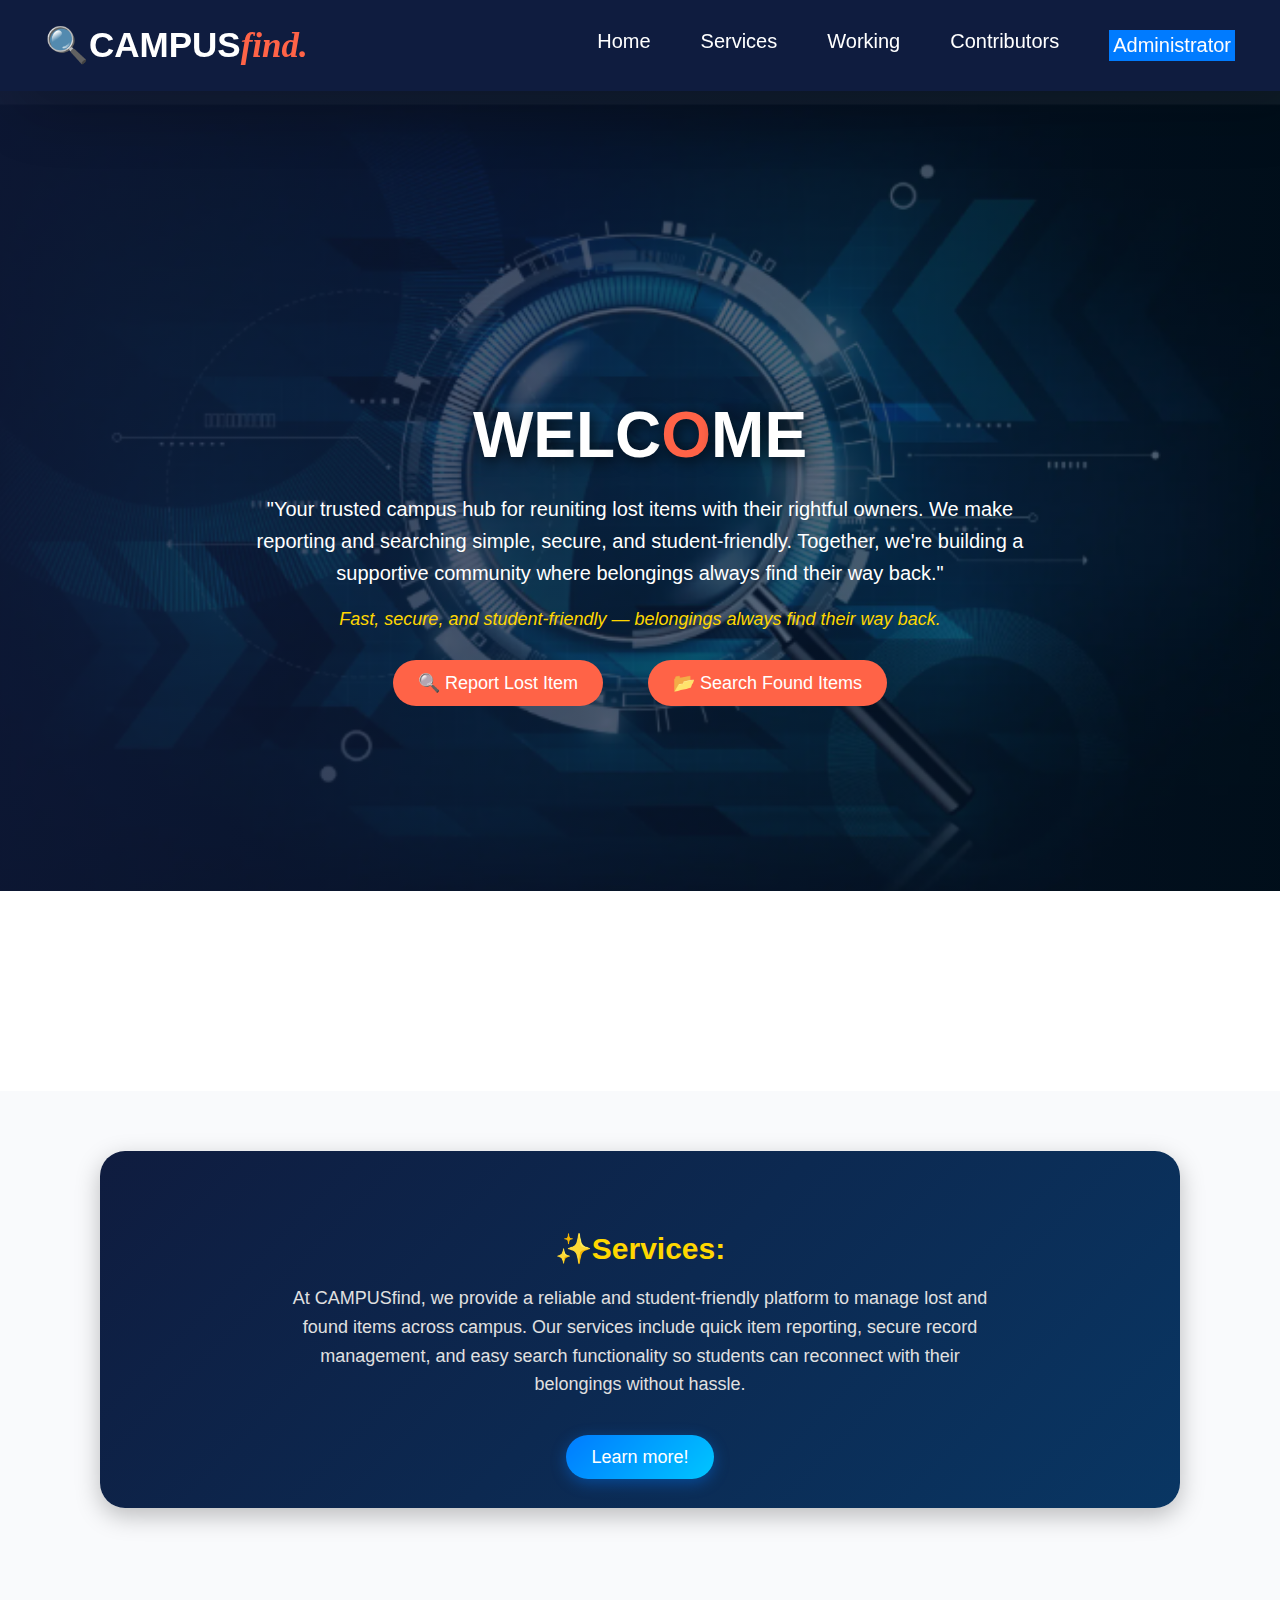
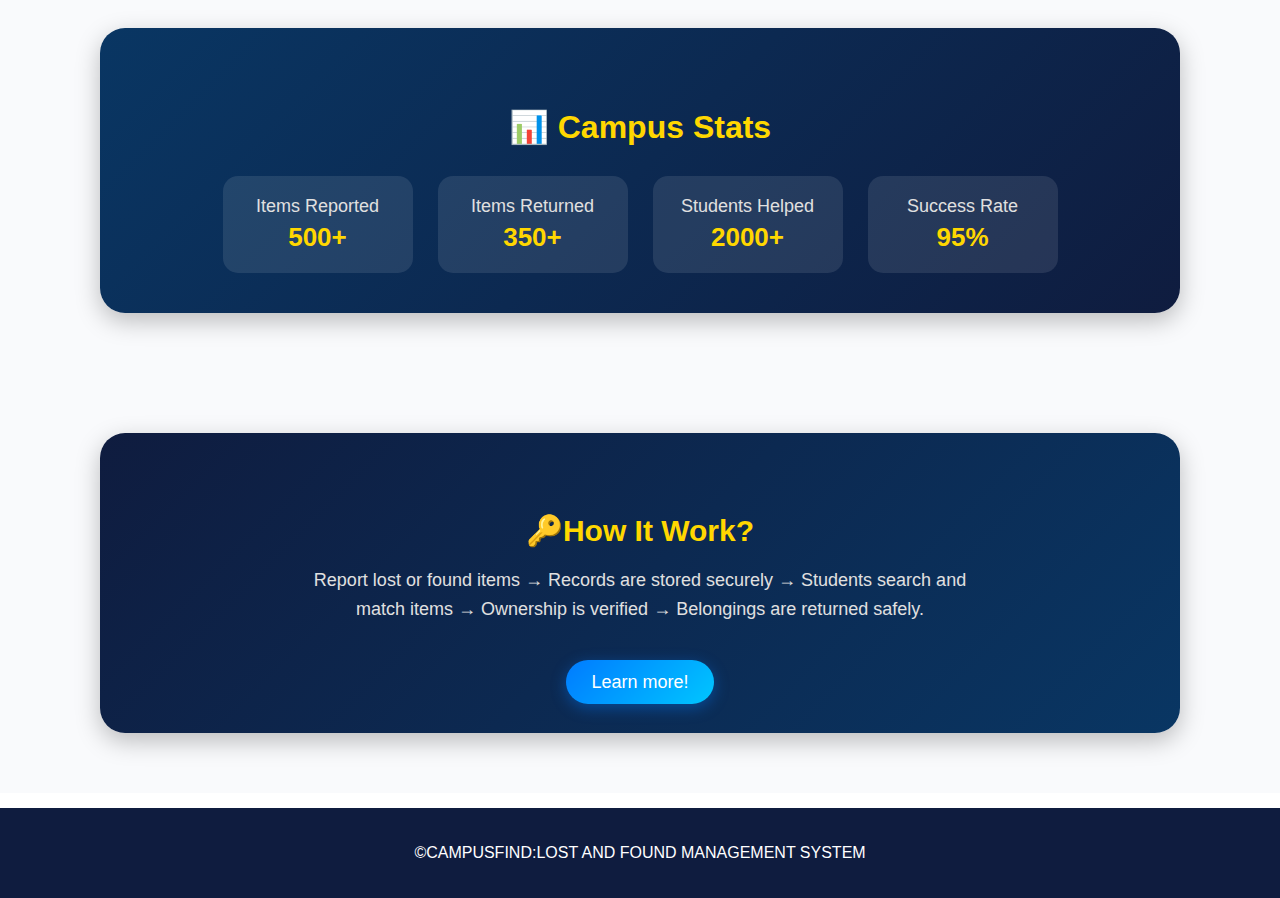
<file: index.html>
<!DOCTYPE html>
<html lang="en">
<head>
  <meta charset="UTF-8" />
  <meta name="viewport" content="width=device-width, initial-scale=1.0" />
  <title>CAMPUSfind</title>
  <link rel="stylesheet" href="./style.css">
</head>
<script>
  function toggleMenu() {
    document.getElementById("navLinks").classList.toggle("active");
  }
</script>

<body>
  <header class="navbar">
  <div class="logo" style="color: white;">
    🔍CAMPUS<i style="font-family: serif; color: tomato;">find.</i>
  </div>

  
  <div class="hamburger" onclick="toggleMenu()">☰</div>

  <nav class="nav-links" id="navLinks">
    <a href="./index.html" >Home</a>
    <a href="./services.html" target="_blank">Services</a>
    <a href="./working.html" target="_blank">Working</a>
    <a href="./contributors.html" target="_blank">Contributors</a>
    <button style="background-color: #007BFF; border-style: none;padding: 4px;  ">
      <a href="./admin.html" target="_blank" style="color: rgb(255, 253, 253);">Administrator</a>
    </button>
  </nav>
</header>

<section class="hero-section">
  <div class="hero-bg"></div>

  <div class="welcome-overlay">
    <h1>
      <span>W</span><span>E</span><span>L</span><span>C</span><span style="color: tomato;">O</span><span>M</span><span>E</span>
    </h1>

    <p class="hero-tagline">
      "Your trusted campus hub for reuniting lost items with their rightful owners. We make reporting and searching simple, secure, and student-friendly. Together, we're building a supportive community where belongings always find their way back."
    </p>
    <p class="hero-subline">
      Fast, secure, and student‑friendly — belongings always find their way back.
    </p>

    <div class="cta-btn">
      <a href="./lost.html">🔍 Report Lost Item</a>
      <a href="./found.html" class="secondary-btn">📂 Search Found Items</a>
    </div>
  </div>
</section>



<section class="services-section">
  <div class="services-card">
    
    <div class="services-content">
      <h2>✨Services:</h2>
      <p>
        At CAMPUSfind, we provide a reliable and student-friendly platform to manage
        lost and found items across campus. Our services include quick item reporting,
        secure record management, and easy search functionality so students can
        reconnect with their belongings without hassle.
      </p>
    </div>

    <div class="services-btn">
      <a href="./services.html">Learn more!</a>
    </div>
  </div>

</section>
<section class="stats-section">
  <div class="stats-card">
    
    <div class="stats-content">
      <h2>📊 Campus Stats</h2>
      <div class="stats-list">
        <div class="stat-row">
          <span class="stat-label">Items Reported</span>
          <span class="stat-value">500+</span>
        </div>
        <div class="stat-row">
          <span class="stat-label">Items Returned</span>
          <span class="stat-value">350+</span>
        </div>
        <div class="stat-row">
          <span class="stat-label">Students Helped</span>
          <span class="stat-value">2000+</span>
        </div>
        <div class="stat-row">
          <span class="stat-label">Success Rate</span>
          <span class="stat-value">95%</span>
        </div>
      </div>
    </div>

  </div>
</section>
<section class="services-section">
  <div class="services-card">
    
    <div class="services-content">
      <h2>🔑How It Work?</h2>
      <p>
        Report lost or found items → Records are stored securely → Students search and match items → Ownership is verified → Belongings are returned safely.
      </p>
    </div>
    <div class="services-btn">
      <a href="./working.html">Learn more!</a>
    </div>
  </div>
</section>
<footer>
    <p>&copy;CAMPUSFIND:LOST AND FOUND MANAGEMENT SYSTEM</p>
</footer>
</body>
</html>
</file>
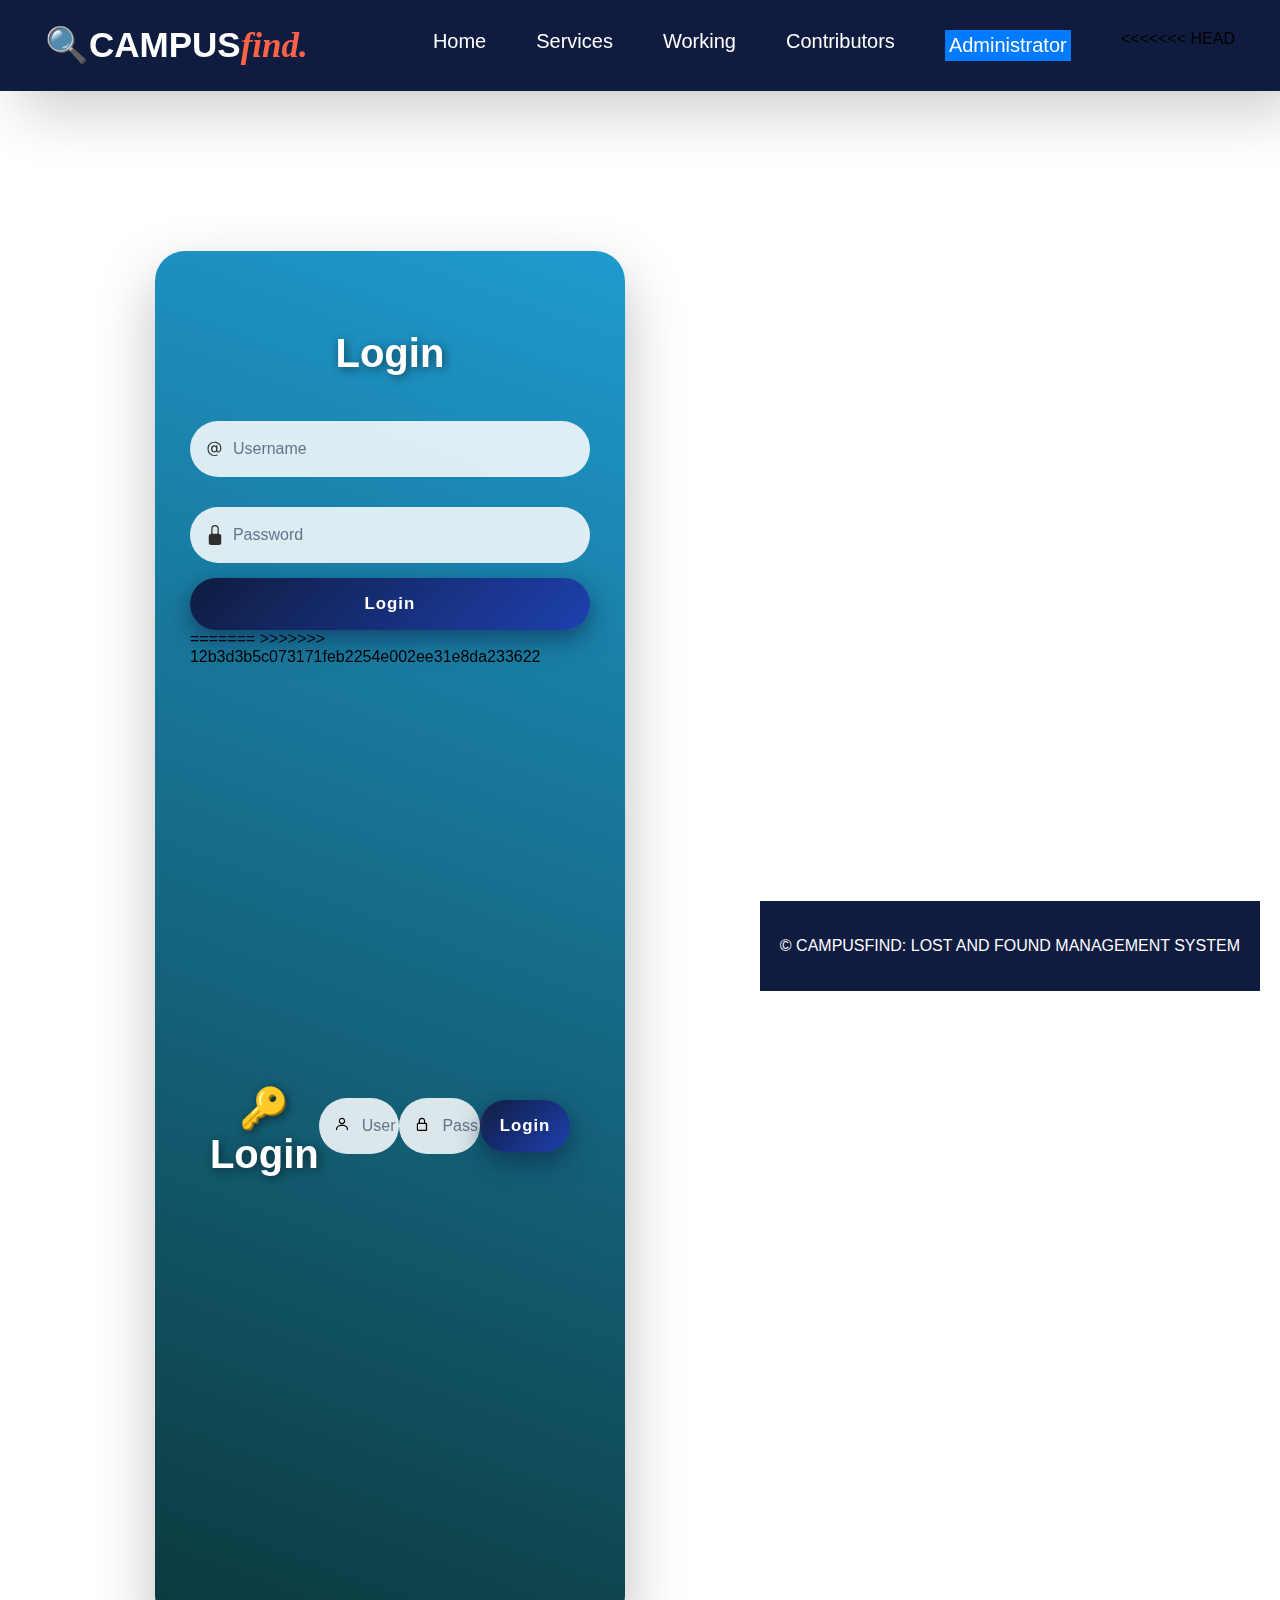
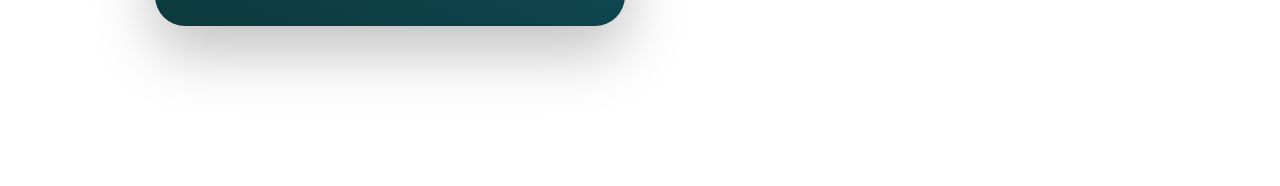
<file: admin.html>
<!DOCTYPE html>
<html lang="en">
<head>
  <meta charset="UTF-8" />
  <meta name="viewport" content="width=device-width, initial-scale=1.0" />
  <title>CAMPUSfind</title>
  <link rel="stylesheet" href="./admin.css">
  <!-- Boxicons CDN -->
  <link href='https://cdn.jsdelivr.net/npm/boxicons@2.1.4/css/boxicons.min.css' rel='stylesheet'>
</head>
<body>
  <!-- Navbar -->
  <header class="navbar">
    <div class="logo" style="color: white;">
      🔍CAMPUS<i style="font-family: serif; color: tomato;">find.</i>
    </div>
    <div class="hamburger" onclick="toggleMenu()">☰</div>
    <nav class="nav-links" id="navLinks">
      <a href="./index.html">Home</a>
      <a href="./services.html" target="_blank">Services</a>
      <a href="./working.html" target="_blank">Working</a>
      <a href="./contributors.html" target="_blank">Contributors</a>
      <button style="background-color: #007BFF; border-style: none;padding: 4px;  ">
      <a href="./admin.html"  style="color: rgb(255, 253, 253);">Administrator</a>
    </button>
<<<<<<< HEAD
  </nav>
</header>
<div class="main-div">
  <form class="form_main" action="./home_admin.html" method="post">
    <p class="heading">Login</p>
    <div class="inputContainer">
        <svg viewBox="0 0 16 16" fill="#2e2e2e" height="16" width="16" xmlns="http://www.w3.org/2000/svg" class="inputIcon">
        <path d="M13.106 7.222c0-2.967-2.249-5.032-5.482-5.032-3.35 0-5.646 2.318-5.646 5.702 0 3.493 2.235 5.708 5.762 5.708.862 0 1.689-.123 2.304-.335v-.862c-.43.199-1.354.328-2.29.328-2.926 0-4.813-1.88-4.813-4.798 0-2.844 1.921-4.881 4.594-4.881 2.735 0 4.608 1.688 4.608 4.156 0 1.682-.554 2.769-1.416 2.769-.492 0-.772-.28-.772-.76V5.206H8.923v.834h-.11c-.266-.595-.881-.964-1.6-.964-1.4 0-2.378 1.162-2.378 2.823 0 1.737.957 2.906 2.379 2.906.8 0 1.415-.39 1.709-1.087h.11c.081.67.703 1.148 1.503 1.148 1.572 0 2.57-1.415 2.57-3.643zm-7.177.704c0-1.197.54-1.907 1.456-1.907.93 0 1.524.738 1.524 1.907S8.308 9.84 7.371 9.84c-.895 0-1.442-.725-1.442-1.914z"></path>
        </svg>
    <input required placeholder="Username" id="username" class="inputField" type="text">
    </div>  
  <div class="inputContainer">
    <svg viewBox="0 0 16 16" fill="#2e2e2e" height="16" width="16" xmlns="http://www.w3.org/2000/svg" class="inputIcon">
    <path d="M8 1a2 2 0 0 1 2 2v4H6V3a2 2 0 0 1 2-2zm3 6V3a3 3 0 0 0-6 0v4a2 2 0 0 0-2 2v5a2 2 0 0 0 2 2h6a2 2 0 0 0 2-2V9a2 2 0 0 0-2-2z"></path>
    </svg>
    <input required placeholder="Password" id="password" class="inputField" type="password">
  </div>
   <a href="./home_admin.html"> <button id="button">Login</button></a>
=======
    </nav>
  </header>
>>>>>>> 12b3d3b5c073171feb2254e002ee31e8da233622

  <!-- Login Form -->
  <div class="main-div">
    <form class="form_main" action="./home_admin.html" method="post">
      <p class="heading">🔑Login</p>
      <!-- <p style="color: white; text-align: center;">"To access the admin panel you have to 
        <br>enter your valid Email and Password 
        <br>that was alloted to you"</p> -->

      <!-- Username -->
      <div class="inputContainer">
        <i class='bx bx-user inputIcon'></i>
        <input required placeholder="Username" id="username" class="inputField" type="text">
      </div>

      <!-- Password -->
      <div class="inputContainer">
        <i class='bx bx-lock-alt inputIcon'></i>
        <input required placeholder="Password" id="password" class="inputField" type="password">
      </div>

      <!-- Submit Button -->
      <button id="button" type="submit">Login</button>
    </form>
  </div>

  <!-- Footer -->
  <footer>
    <p>&copy; CAMPUSFIND: LOST AND FOUND MANAGEMENT SYSTEM</p>
  </footer>

  <!-- Script -->
  <script>
    function toggleMenu() {
      document.getElementById("navLinks").classList.toggle("active");
    }
  </script>
</body>
</html>
</file>
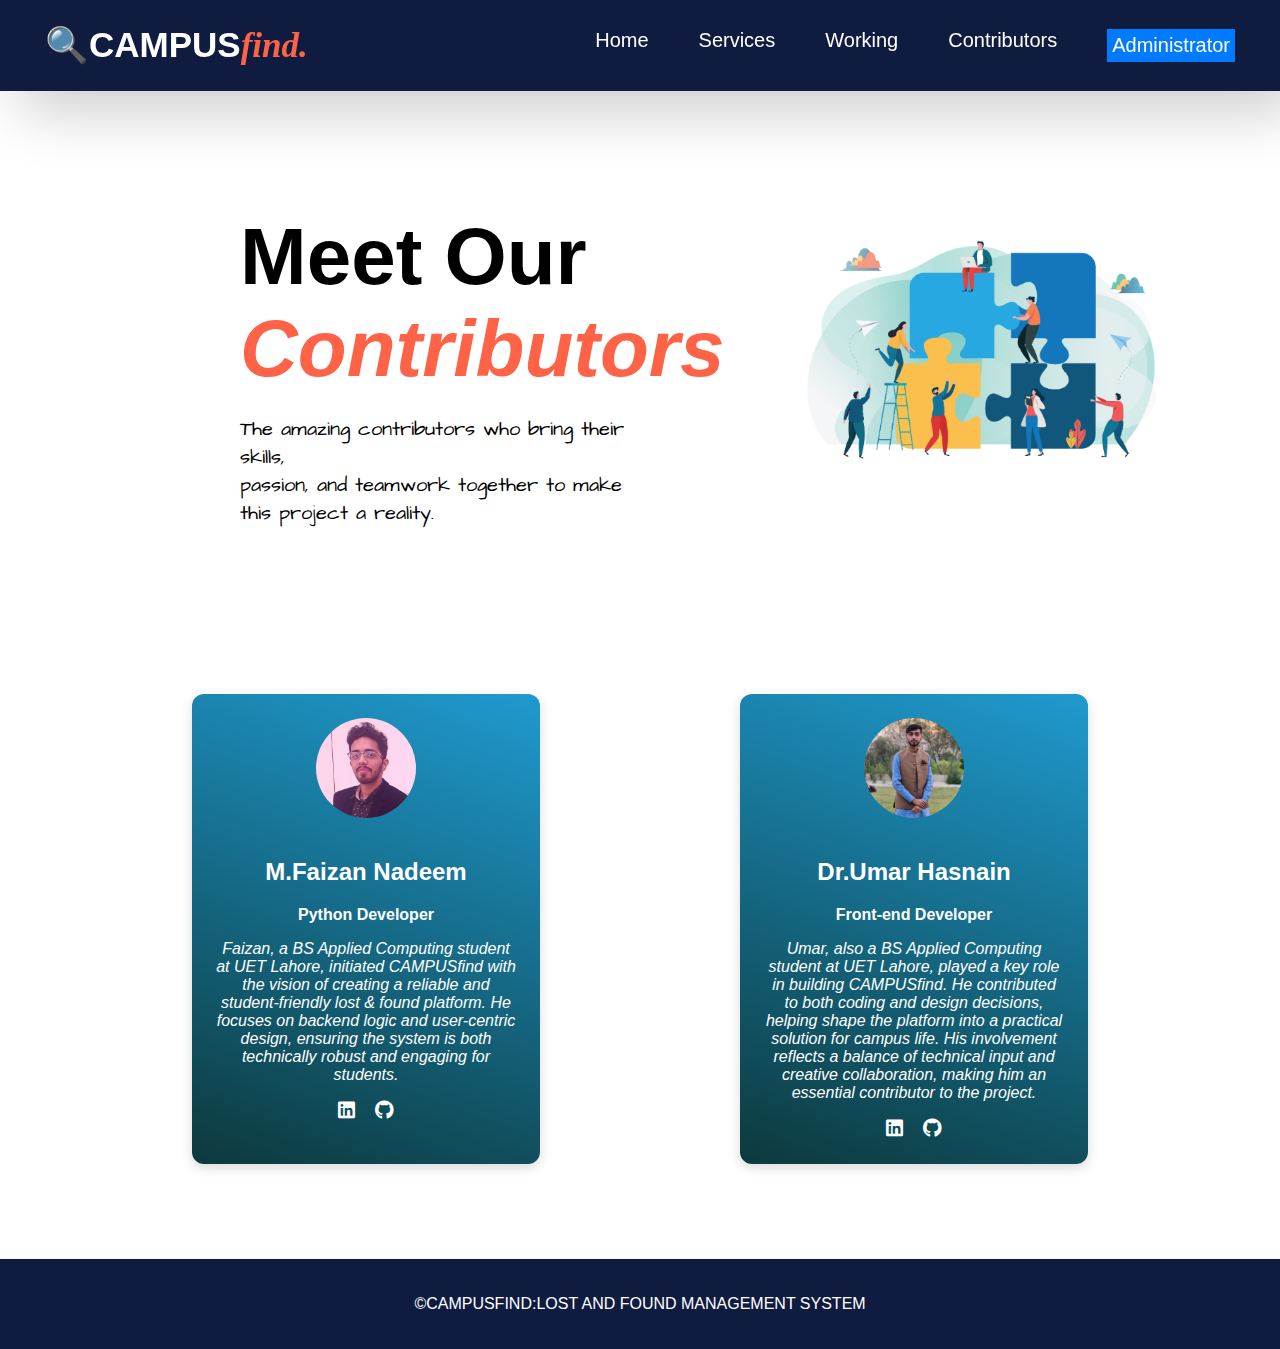
<file: contributors.html>
<!DOCTYPE html>
<html lang="en">
<head>
  <meta charset="UTF-8" />
  <meta name="viewport" content="width=device-width, initial-scale=1.0" />
  <title>CAMPUSfind</title>
  <link rel="stylesheet" href="./contributors.css">
  <link rel="stylesheet" href="https://cdnjs.cloudflare.com/ajax/libs/font-awesome/6.5.0/css/all.min.css">

<link rel="preconnect" href="https://fonts.googleapis.com">
<link rel="preconnect" href="https://fonts.gstatic.com" crossorigin>
<link href="https://fonts.googleapis.com/css2?family=Annie+Use+Your+Telescope&family=Architects+Daughter&display=swap" rel="stylesheet">

</head>
<style>
  
</style>
<script>
  function toggleMenu() {
    document.getElementById("navLinks").classList.toggle("active");
  }
</script>

<body>
  <header class="navbar">
  <div class="logo" style="color: white;">
    🔍CAMPUS<i style="font-family: serif; color: tomato;">find.</i>
  </div>

  <!-- Hamburger icon goes here -->
  <div class="hamburger" onclick="toggleMenu()">☰</div>

  <nav class="nav-links" id="navLinks">
    <a href="./index.html" >Home</a>
    <a href="./services.html" target="_blank">Services</a>
    <a href="./working.html" target="_blank">Working</a>
    <a href="./contributors.html" >Contributors</a>
    <button style="background-color: #007BFF; border-style: none;padding: 5px;  ">
      <a href="./admin.html" target="_blank" style="color: rgb(255, 253, 253);">Administrator</a>
    </button>
  </nav>
</header>
<section class="hero-section">
  <div class="hero-text">
    <h1>Meet Our <br><i style="color:tomato; text-decoration: wavy;"> Contributors</i></h1>
    <p>The amazing contributors who bring their skills,<br>passion, and teamwork together to make<br> this project a reality.</p>
  </div>

  <div class="hero-image">
    <img src="./team.png" alt="contributors">
  </div>
</section>
<section class="contributors">
  <div class="contributor-card">
    <img src="./faizan.jpeg" alt="Faizan's profile illustration" />
    <h2>M.Faizan Nadeem</h2>
    <p class="role">Python Developer</p>
    <p class="tagline">Faizan, a BS Applied Computing student at UET Lahore, initiated CAMPUSfind with the vision of creating a reliable and student‑friendly lost & found platform. He focuses on backend logic and user-centric design, ensuring the system is both technically robust and engaging for students.</p>
    <div class="social-icons">
      <a href="https://www.linkedin.com/in/faizan-nadeem-f5602/" target="_blank"><i class="fab fa-linkedin"></i></a>
      <a href="https://github.com/faizan5602" target="_blank"><i class="fab fa-github"></i></a>
      
    </div>
  </div>

  <div class="contributor-card">
    <img src="./dr.jpeg" alt="Second contributor illustration" />
    <h2>Dr.Umar Hasnain</h2>
    <p class="role">Front-end Developer</p>
    <p class="tagline">Umar, also a BS Applied Computing student at UET Lahore, played a key role in building CAMPUSfind. He contributed to both coding and design decisions, helping shape the platform into a practical solution for campus life. His involvement reflects a balance of technical input and creative collaboration, making him an essential contributor to the project.</p>
    <div class="social-icons">
      <a href="https://www.linkedin.com/in/umar-sheikh-54a0063a2?utm_source=share&utm_campaign=share_via&utm_content=profile&utm_medium=android_app" target="_blank"><i class="fab fa-linkedin"></i></a>
      <a href="https://github.com/umarsheikh6262-sketch" target="_blank"><i class="fab fa-github"></i></a>
      
    </div>
  </div>
</section>



<footer>
    <p>&copy;CAMPUSFIND:LOST AND FOUND MANAGEMENT SYSTEM</p>
</footer>
</body>
</html>
</file>
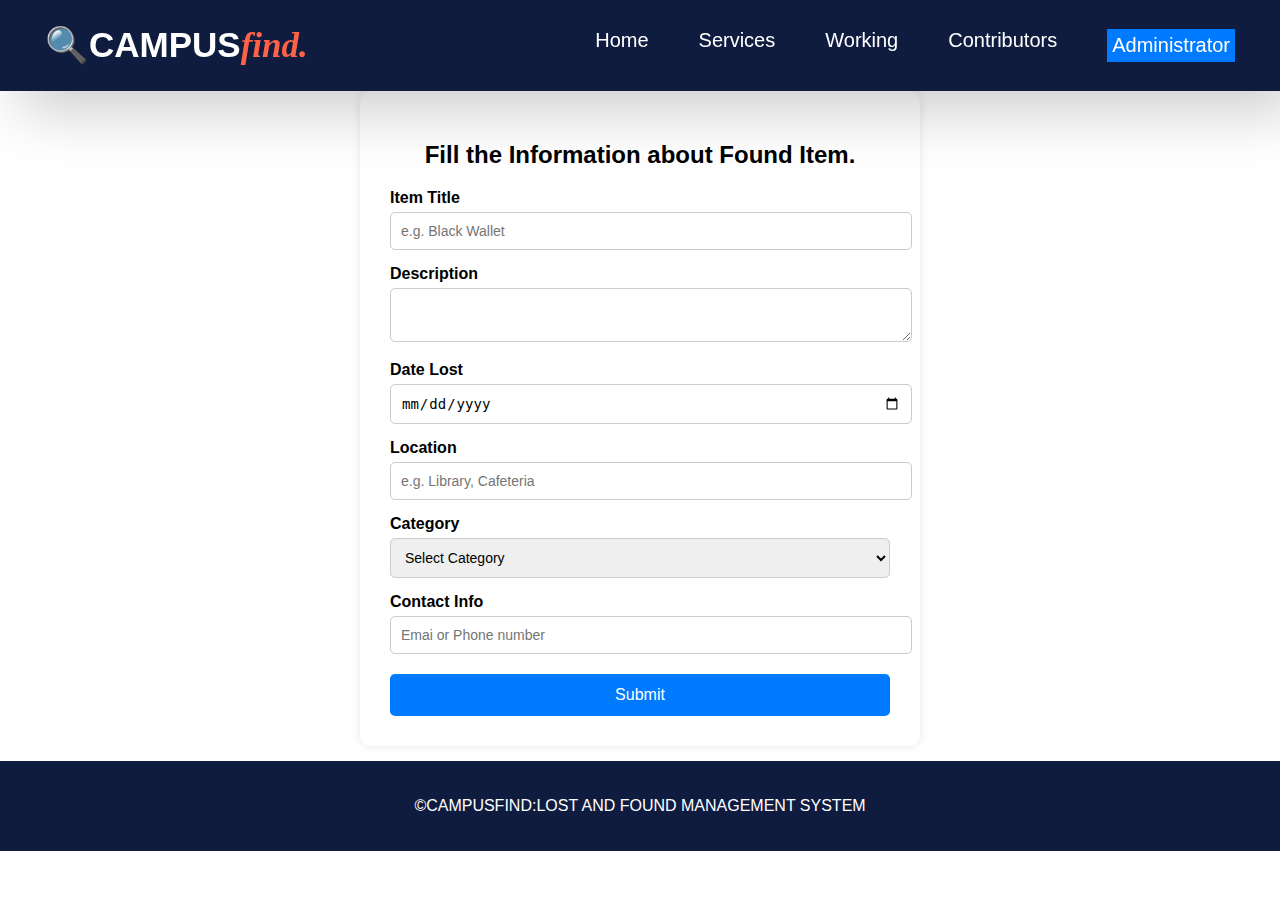
<file: found.html>
<!DOCTYPE html>
<html lang="en">
<head>
  <meta charset="UTF-8" />
  <meta name="viewport" content="width=device-width, initial-scale=1.0" />
  <title>CAMPUSfind</title>
  <link rel="stylesheet" href="./found.css">
</head>
<style>
  
</style>
<script>
  function toggleMenu() {
    document.getElementById("navLinks").classList.toggle("active");
  }
</script>

<body>
  <header class="navbar">
  <div class="logo" style="color: white;">
    🔍CAMPUS<i style="font-family: serif; color: tomato;">find.</i>
  </div>

  <!-- Hamburger icon goes here -->
  <div class="hamburger" onclick="toggleMenu()">☰</div>

  <nav class="nav-links" id="navLinks">
    <a href="./index.html" >Home</a>
    <a href="./services.html" target="_blank">Services</a>
    <a href="./working.html" target="_blank">Working</a>
    <a href="./contributors.html" target="_blank">Contributors</a>
    <button style="background-color: #007BFF; border-style: none;padding: 5px;  ">
      <a href="./admin.html" target="_blank" style="color: rgb(255, 253, 253);">Administrator</a>
    </button>
  </nav>
</header>



<div class="form-container"> <h2>Fill the Information about Found Item.</h2> 
    <form action="./submit.html" method="post">
         <label for="title">Item Title</label> 
         <input required type="text" id="title" name="title" placeholder="e.g. Black Wallet">
          <label for="description">Description</label>
          <textarea required id="description" name="description" placeholder="Describe the item...">
          </textarea> 
          <label for="date">Date Lost</label> 
          <input required type="date" id="date" name="date"> 
          <label for="location">Location</label>
          <input required type="text" id="location" name="location" placeholder="e.g. Library, Cafeteria">
          <label for="category">Category</label> 
          <select required id="category" name="category"> 
                <option value="">Select Category</option> 
                <option value="electronics">Electronics</option> 
                <option value="clothing">Clothing</option> 
                <option value="documents">Documents</option> 
                <option value="accessories">Accessories</option>
                <option value="other">Other</option> 
          </select> 
          <label for="contact">Contact Info</label>
          <input required type="text" id="contact" name="contact" placeholder="Emai or Phone number">
          <a href="./submit.html" style="text-decoration: none;">
  <button type="submit" class="submit-btn">Submit</button>
</a>

        </form> 
        </div>



<footer>
    <p>&copy;CAMPUSFIND:LOST AND FOUND MANAGEMENT SYSTEM</p>
</footer>
</body>
</html>
</file>
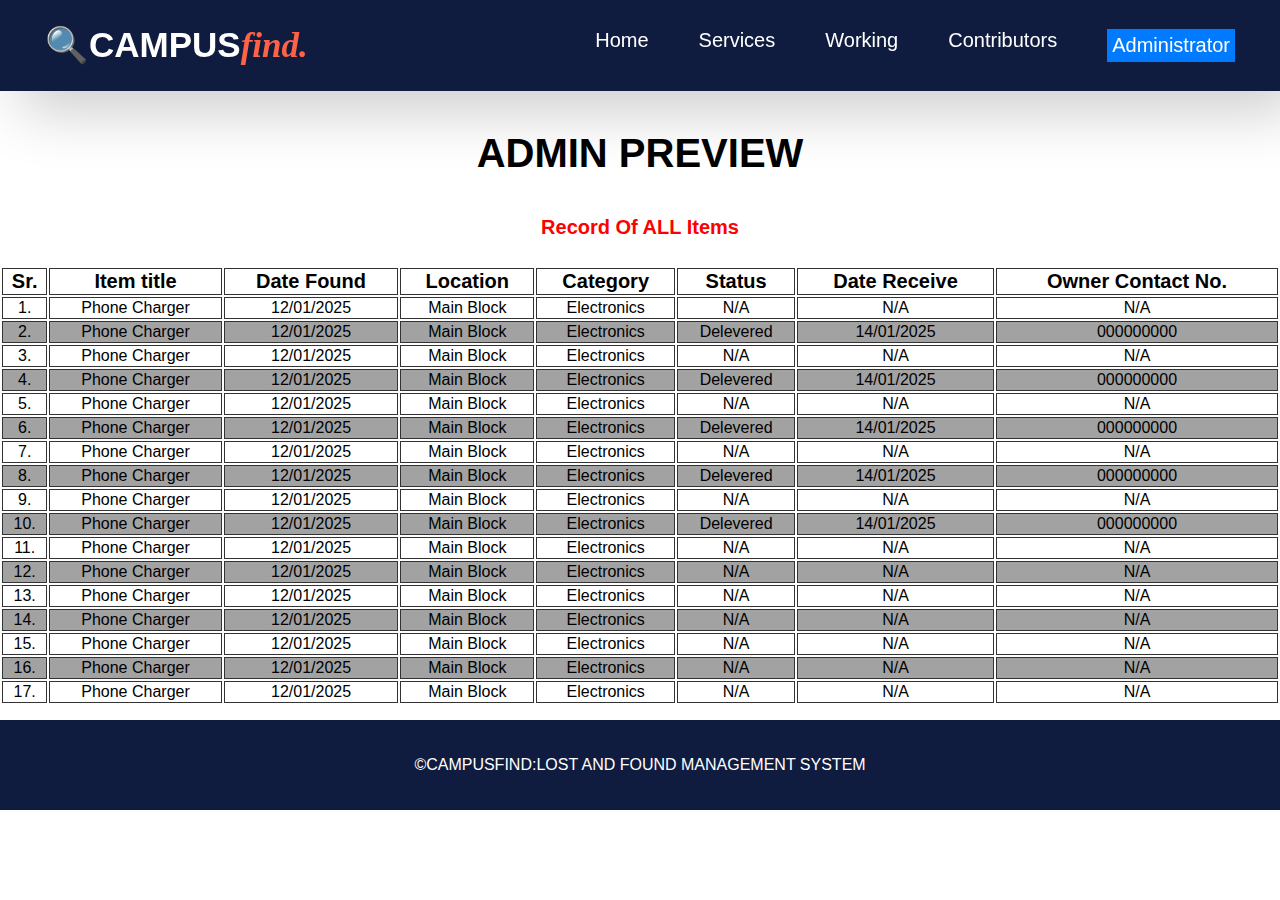
<file: home_admin.html>
<!DOCTYPE html>
<html lang="en">
<head>
  <meta charset="UTF-8" />
  <meta name="viewport" content="width=device-width, initial-scale=1.0" />
  <title>CAMPUSfind</title>
  <link rel="stylesheet" href="./home_admin.css">
</head>
<style>
  
</style>
<script>
  function toggleMenu() {
    document.getElementById("navLinks").classList.toggle("active");
  }
</script>

<body>
  <header class="navbar">
  <div class="logo" style="color: white;">
    🔍CAMPUS<i style="font-family: serif; color: tomato;">find.</i>
  </div>
  <div class="hamburger" onclick="toggleMenu()">☰</div>

  <nav class="nav-links" id="navLinks">
    <a href="./index.html" >Home</a>
    <a href="./services.html" target="_blank">Services</a>
    <a href="./working.html" target="_blank">Working</a>
    <a href="./contributors.html" target="_blank">Contributors</a>
    <button style="background-color: #007BFF; border-style: none;padding: 5px;  ">
      <a href="./admin.html"  style="color: rgb(255, 253, 253);">Administrator</a>
    </button>
  </nav>
</header>

<h3 style="text-align: center; font-size: 40px;">ADMIN PREVIEW</h3>
    <h4 style="color:red; text-align: center; font-size: 20px;"> Record Of ALL Items</h4>

<table style="width: 100%;">
        <thead>
            <tr>
                <th>Sr.</th>
                <th>Item title</th>
                <th>Date Found</th>
                <th>Location</th>
                <th>Category</th>
                <th>Status</th>
                <th>Date Receive</th>
                <th>Owner Contact No.</th>
            </tr>
        </thead>
        <tbody>
            <tr>
                <td>1.</td>
                <td>Phone Charger</td>
                <td>12/01/2025</td>
                <td>Main Block</td>
                <td>Electronics</td>
                <td>N/A</td>
                <td>N/A</td>
                <td>N/A</td>
            </tr>
            <tr>
                <td>2.</td>
                <td>Phone Charger</td>
                <td>12/01/2025</td>
                <td>Main Block</td>
                <td>Electronics</td>
                <td>Delevered</td>
                <td>14/01/2025</td>
                <td>000000000</td>
            </tr>
            <tr>
                <td>3.</td>
                <td>Phone Charger</td>
                <td>12/01/2025</td>
                <td>Main Block</td>
                <td>Electronics</td>
                <td>N/A</td>
                <td>N/A</td>
                <td>N/A</td>
            </tr>
            <tr>
               <td>4.</td>
                <td>Phone Charger</td>
                <td>12/01/2025</td>
                <td>Main Block</td>
                <td>Electronics</td>
                <td>Delevered</td>
                <td>14/01/2025</td>
                <td>000000000</td>
            </tr>
             <tr>
                <td>5.</td>
                <td>Phone Charger</td>
                <td>12/01/2025</td>
                <td>Main Block</td>
                <td>Electronics</td>
                <td>N/A</td>
                <td>N/A</td>
                <td>N/A</td>
            </tr>
            <tr>
               <td>6.</td>
                <td>Phone Charger</td>
                <td>12/01/2025</td>
                <td>Main Block</td>
                <td>Electronics</td>
                <td>Delevered</td>
                <td>14/01/2025</td>
                <td>000000000</td>
                </tr>
             <tr>
                <td>7.</td>
                <td>Phone Charger</td>
                <td>12/01/2025</td>
                <td>Main Block</td>
                <td>Electronics</td>
                <td>N/A</td>
                <td>N/A</td>
                <td>N/A</td>
            </tr>
            <tr>
               <td>8.</td>
                <td>Phone Charger</td>
                <td>12/01/2025</td>
                <td>Main Block</td>
                <td>Electronics</td>
                <td>Delevered</td>
                <td>14/01/2025</td>
                <td>000000000</td>
            </tr>
             <tr>
                <td>9.</td>
                <td>Phone Charger</td>
                <td>12/01/2025</td>
                <td>Main Block</td>
                <td>Electronics</td>
                <td>N/A</td>
                <td>N/A</td>
                <td>N/A</td>
            </tr>
            <tr>
               <td>10.</td>
                <td>Phone Charger</td>
                <td>12/01/2025</td>
                <td>Main Block</td>
                <td>Electronics</td>
                <td>Delevered</td>
                <td>14/01/2025</td>
                <td>000000000</td>
            </tr>
             <tr>
               <td>11.</td>
                <td>Phone Charger</td>
                <td>12/01/2025</td>
                <td>Main Block</td>
                <td>Electronics</td>
                <td>N/A</td>
                <td>N/A</td>
                <td>N/A</td>
            </tr>

             <tr>
               <td>12.</td>
                <td>Phone Charger</td>
                <td>12/01/2025</td>
                <td>Main Block</td>
                <td>Electronics</td>
                <td>N/A</td>
                <td>N/A</td>
                <td>N/A</td>
            </tr>
             <tr>
               <td>13.</td>
                <td>Phone Charger</td>
                <td>12/01/2025</td>
                <td>Main Block</td>
                <td>Electronics</td>
                <td>N/A</td>
                <td>N/A</td>
                <td>N/A</td>
            </tr>
             <tr>
               <td>14.</td>
                <td>Phone Charger</td>
                <td>12/01/2025</td>
                <td>Main Block</td>
                <td>Electronics</td>
                <td>N/A</td>
                <td>N/A</td>
                <td>N/A</td>
            </tr>
             <tr>
               <td>15.</td>
                <td>Phone Charger</td>
                <td>12/01/2025</td>
                <td>Main Block</td>
                <td>Electronics</td>
                <td>N/A</td>
                <td>N/A</td>
                <td>N/A</td>
            </tr>

             <tr>
               <td>16.</td>
                <td>Phone Charger</td>
                <td>12/01/2025</td>
                <td>Main Block</td>
                <td>Electronics</td>
                <td>N/A</td>
                <td>N/A</td>
                <td>N/A</td>
            </tr>
             <tr>
               <td>17.</td>
                <td>Phone Charger</td>
                <td>12/01/2025</td>
                <td>Main Block</td>
                <td>Electronics</td>
                <td>N/A</td>
                <td>N/A</td>
                <td>N/A</td>
            </tr>

        </tbody>
    </table>





<footer>
    <p>&copy;CAMPUSFIND:LOST AND FOUND MANAGEMENT SYSTEM</p>
</footer>
</body>
</html>
</file>
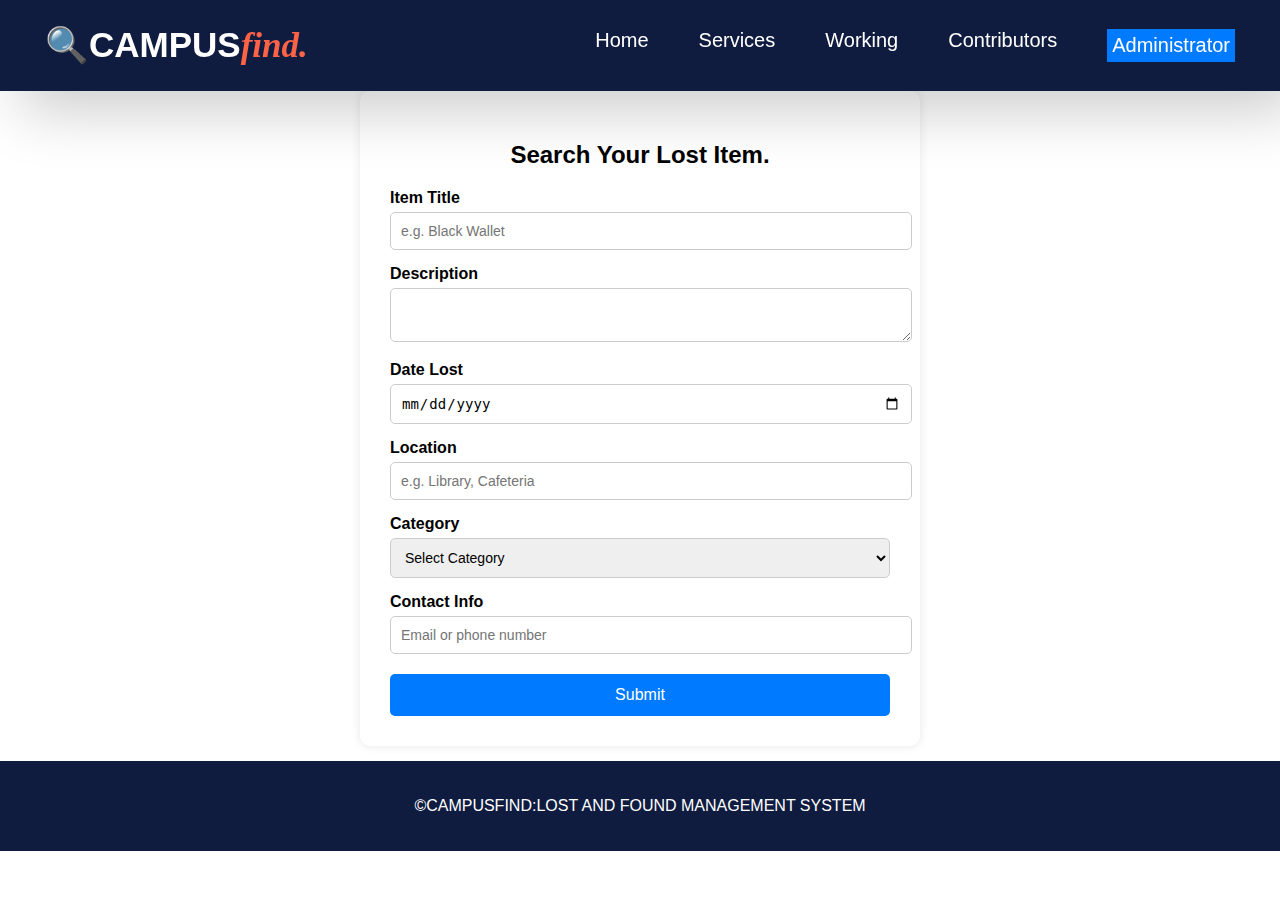
<file: lost.html>
<!DOCTYPE html>
<html lang="en">
<head>
  <meta charset="UTF-8" />
  <meta name="viewport" content="width=device-width, initial-scale=1.0" />
  <title>CAMPUSfind</title>
  <link rel="stylesheet" href="./lost.css">
</head>
<style>
  
</style>
<script>
  function toggleMenu() {
    document.getElementById("navLinks").classList.toggle("active");
  }
</script>

<body>
  <header class="navbar">
  <div class="logo" style="color: white;">
    🔍CAMPUS<i style="font-family: serif; color: tomato;">find.</i>
  </div>

  <!-- Hamburger icon goes here -->
  <div class="hamburger" onclick="toggleMenu()">☰</div>

  <nav class="nav-links" id="navLinks">
    <a href="./index.html" >Home</a>
    <a href="./services.html" target="_blank">Services</a>
    <a href="./working.html" target="_blank">Working</a>
    <a href="./contributors.html" target="_blank">Contributors</a>
    <button style="background-color: #007BFF; border-style: none;padding: 5px;  ">
      <a href="./admin.html" target="_blank" style="color: rgb(255, 253, 253);">Administrator</a>
    </button>
  </nav>
</header>
<div class="form-container"> <h2>Search Your Lost Item.</h2> 
    <form action="./submit.html" method="post">
         <label for="title">Item Title</label> 
         <input required type="text" id="title" name="title" placeholder="e.g. Black Wallet">
          <label for="description">Description</label>
          <textarea required id="description" name="description" placeholder="Describe the item...">
          </textarea> 
          <label for="date">Date Lost</label> 
          <input required type="date" id="date" name="date"> 
          <label for="location">Location</label>
          <input required type="text" id="location" name="location" placeholder="e.g. Library, Cafeteria">
          <label for="category">Category</label> 
          <select required id="category" name="category"> 
                <option value="">Select Category</option> 
                <option value="electronics">Electronics</option> 
                <option value="clothing">Clothing</option> 
                <option value="documents">Documents</option> 
                <option value="accessories">Accessories</option>
                <option value="other">Other</option> 
          </select> 
          <label for="contact">Contact Info</label>
          <input required type="text" id="contact" name="contact" placeholder="Email or phone number">
          <a href="./submit.html" style="text-decoration: none;">
  <button type="submit" class="submit-btn">Submit</button>
</a>

        </form> 
        </div>
<footer>
    <p>&copy;CAMPUSFIND:LOST AND FOUND MANAGEMENT SYSTEM</p>
</footer>
</body>
</html>
</file>
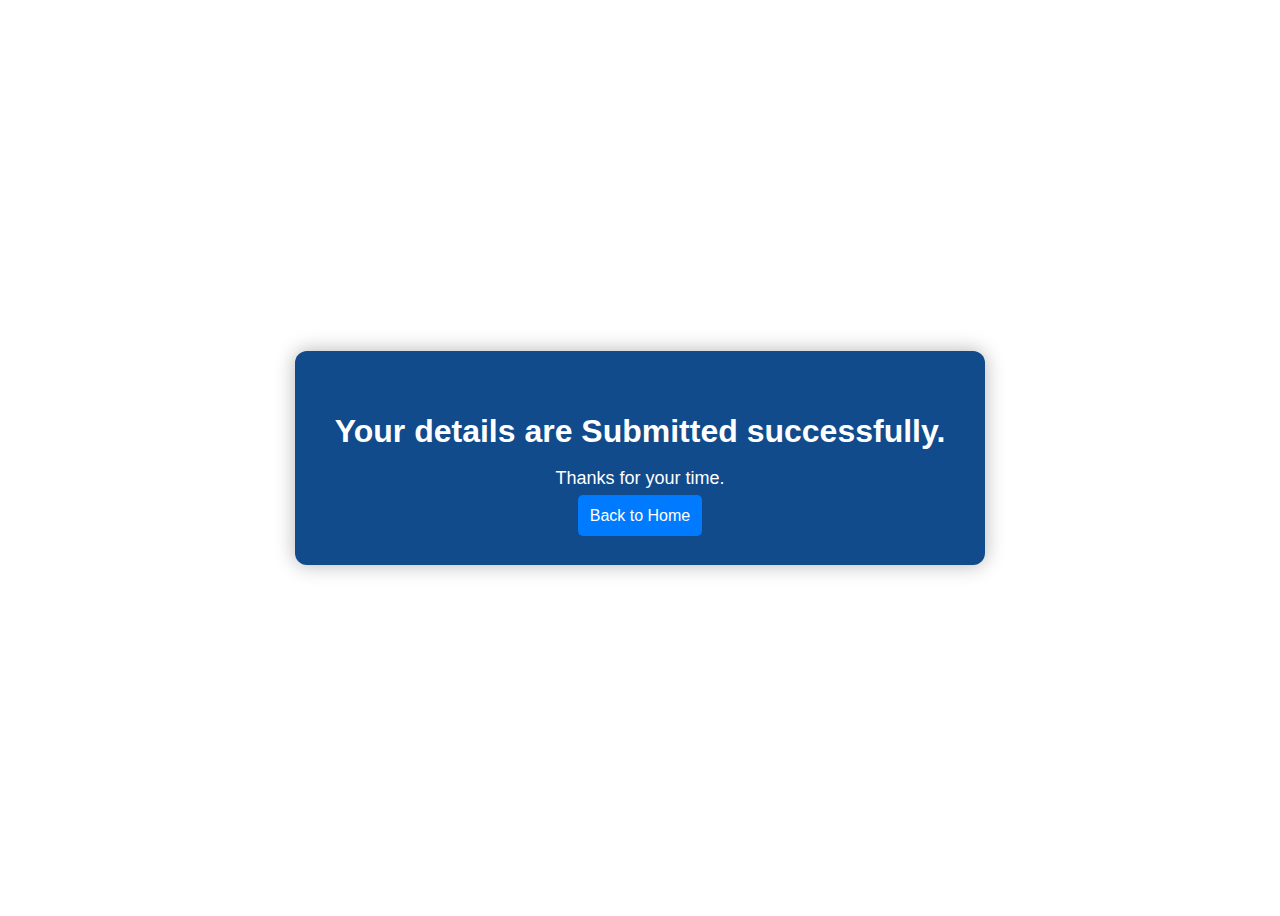
<file: submit.html>
<!DOCTYPE html>
<html lang="en">
<head>
  <meta charset="UTF-8">
  <meta name="viewport" content="width=device-width, initial-scale=1.0" />
  <link rel="stylesheet" href="./submit.css">
  <title>Submission Successful</title>
  <style>
    
  </style>
</head>
<body>

  <div class="message-box">
    <h1>Your details are Submitted successfully.</h1>
    <p>Thanks for your time.</p>
    <a href="./index.html" class="submit-btn" style="text-decoration: none;">Back to Home</a>

  </div>

</body>
</html>
</file>
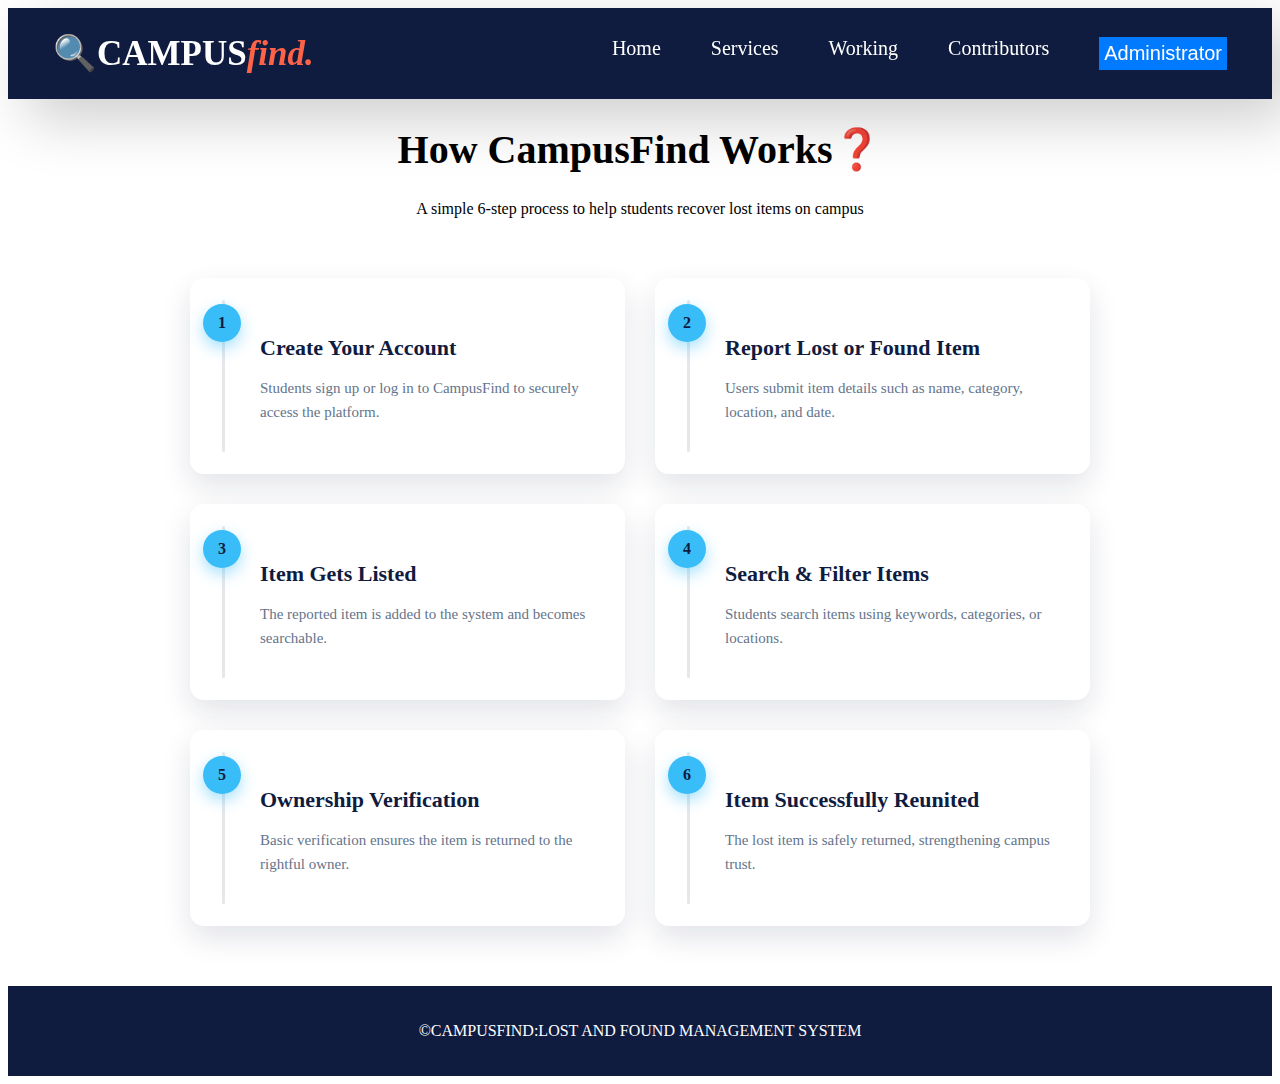
<file: working.html>
<!DOCTYPE html>
<html lang="en">
<head>
  <meta charset="UTF-8" />
  <meta name="viewport" content="width=device-width, initial-scale=1.0" />
  <title>CAMPUSfind</title>
  <link rel="stylesheet" href="./working.css">
</head>
<style>
  
</style>
<script>
  function toggleMenu() {
    document.getElementById("navLinks").classList.toggle("active");
  }
</script>

<body>
  <header class="navbar">
  <div class="logo" style="color: white;">
    🔍CAMPUS<i style="font-family: serif; color: tomato;">find.</i>
  </div>
  <div class="hamburger" onclick="toggleMenu()">☰</div>

  <nav class="nav-links" id="navLinks">
    <a href="./index.html" >Home</a>
    <a href="./services.html" target="_blank">Services</a>
    <a href="./working.html" >Working</a>
    <a href="./contributors.html" target="_blank">Contributors</a>
    <button style="background-color: #007BFF; border-style: none;padding: 5px;  ">
      <a href="./admin.html" target="_blank" style="color: rgb(255, 253, 253);">Administrator</a>
    </button>
  </nav>
</header>
  <section class="working-section">
    <h1 class="working-title">How CampusFind Works❓</h1>
    <p class="working-subtitle">
      A simple 6-step process to help students recover lost items on campus
    </p>
  <div class="steps-container">
    <div class="step-card">
      <span class="step-number">1</span>
      <h3>Create Your Account</h3>
      <p>
        Students sign up or log in to CampusFind to securely access the platform.
      </p>
    </div>
    <div class="step-card">
      <span class="step-number">2</span>
      <h3>Report Lost or Found Item</h3>
      <p>
        Users submit item details such as name, category, location, and date.
      </p>
    </div>
      <div class="step-card">
        <span class="step-number">3</span>
        <h3>Item Gets Listed</h3>
        <p>
         The reported item is added to the system and becomes searchable.
        </p>
      </div>
      <div class="step-card">
       <span class="step-number">4</span>
       <h3>Search & Filter Items</h3>
       <p>
        Students search items using keywords, categories, or locations.
      </p>
      </div>
      <div class="step-card">
       <span class="step-number">5</span>
       <h3>Ownership Verification</h3>
       <p>
         Basic verification ensures the item is returned to the rightful owner.
       </p>
      </div>
      <div class="step-card">
       <span class="step-number">6</span>
       <h3>Item Successfully Reunited</h3>
       <p>
        The lost item is safely returned, strengthening campus trust.
       </p>
      </div>
    </div>
   </section>
<footer>
    <p>&copy;CAMPUSFIND:LOST AND FOUND MANAGEMENT SYSTEM</p>
</footer>
</body>
</html>
</file>
<file: style.css>
body {
  margin: 0;
  font-family: 'Poppins', sans-serif;
}

.navbar {
  position: sticky;
  top: 0;
  z-index: 1000;
  box-shadow: 20px 20px 60px rgba(0, 0, 0, 0.2);

  display: flex;
  justify-content: space-between;
  align-items: center;
  padding: 25px 45px;

  /* Initial blue */
  background-color:  #0F1C3F;

  /* Glass preparation */
  backdrop-filter: blur(14px);
  -webkit-backdrop-filter: blur(14px);

  transition: background-color 0.3s ease;
}
.navbar a:hover{
  color: #38BDF8;
}

.logo {
  font-size: 35px;
  font-weight: bold;
}

.nav-links {
  display: flex;
  text-align: center;
  gap:50px
}

.nav-links a {
  color: white;
  text-decoration: none;
  font-weight: 500;
  font-size: 20px;  
}

.hamburger {
  display: none;
  font-size: 1.5em;
  cursor: pointer;
}


.nav-links.active {
    display: flex;
}

.hero-section {
  position: relative;
  height: 100vh;
  display: flex;
  align-items: center;
  justify-content: center;
  text-align: center;
  overflow: hidden;
  padding-bottom: 100px;
}

.hero-bg {
  position: absolute;
  top: 0; 
  left: 0;
  width: 100%; 
  height: 80%;
  background-image: url('./search.png'); /* update path */
  background-size: cover;
  background-position: center;
  /* filter: blur(2.5px); */
  
}

.hero-bg::after {
  content: "";
  position: absolute;
  top: 0; 
  left: 0;
  width: 100%; 
  height: 100%;
  background: linear-gradient(to right, rgba(15,28,63,0.8), rgba(1, 24, 44, 0.6));
  
}

.welcome-overlay {
  position: relative;
  z-index: 3;
  color: white;
  max-width: 800px;
  padding: 0 20px;
  animation: fadeIn 2s ease-in-out;
}

.welcome-overlay h1 span {
  display: inline-block;
  font-size: 4rem;
  animation: wave 2s ease-in-out infinite;
  text-shadow: 3px 3px 15px rgba(0,0,0,0.8);
}

.hero-tagline {
  font-size: 20px;
  margin-top: 20px;
  line-height: 1.6;
}

.hero-subline {
  font-size: 18px;
  margin-top: 10px;
  font-style: italic;
  color: #FFD700;
}

.cta-btn {
  margin-top: 30px;
  display: flex;
  gap: 45px;
  justify-content: center;
}

.cta-btn a {
  background: #FF6347;
  color: white;
  padding: 12px 25px;
  border-radius: 25px;
  text-decoration: none;
  font-size: 18px;
  transition: 0.3s;
  
}

.cta-btn a:hover {
  background: white;
  color: #FF6347;
}

.secondary-btn {
  background: #007BFF;
}

.secondary-btn:hover {
  background: white;
  color: #007BFF;
}

@keyframes fadeIn {
  from { opacity: 0; transform: translateY(30px); }
  to { opacity: 1; transform: translateY(0); }
}

.welcome-overlay b{
   color: white;
   font-size: 20px;
   font-weight: bold;
}

.welcome-overlay h1 span {
  display: inline-block;
  font-size: 4rem;
  animation: wave 2s ease-in-out infinite;
}

.welcome-overlay span:nth-child(1) { animation-delay: 0s; }
.welcome-overlay span:nth-child(2) { animation-delay: 0.2s; }
.welcome-overlay span:nth-child(3) { animation-delay: 0.4s; }
.welcome-overlay span:nth-child(4) { animation-delay: 0.6s; }
.welcome-overlay span:nth-child(5) { animation-delay: 0.8s; }
.welcome-overlay span:nth-child(6) { animation-delay: 1s; }
.welcome-overlay span:nth-child(7) { animation-delay: 1.2s; }

@keyframes wave {
  0%, 100% { transform: translateY(0); }
  50% { transform: translateY(-20px); }
}














/* .hero-section {
  display: flex;
  justify-content: space-between;
  align-items: center;

  padding: 50px 60px;
  /* background: linear-gradient(200deg, #0a6084, #152c69); */
  /* background: linear-gradient(to right, #045e63, #004e92); */
/* } */ */

/* .welcome {
  font-size: 30px;
  color: white;
  max-width: 70%;
  padding-left:100px;
} */
.welcome h1 span{
    display: inline-block;
    font-size: 4rem;
    animation: wave 2s ease-in-out infinite;

}
.welcome span:nth-child(1) { 
  animation-delay: 0s; 
}
.welcome span:nth-child(2) {
  
  animation-delay: 0.2s; 
}
.welcome span:nth-child(3) {
  
  animation-delay: 0.4s; 
}
.welcome span:nth-child(4) {
   animation-delay: 0.6s;
}
.welcome span:nth-child(5) {
   animation-delay: 0.8s;
}
.welcome span:nth-child(6) {
   animation-delay: 1s;}

.welcome span:nth-child(7) {
   animation-delay: 1.2s;
}
@keyframes wave {
    0%, 100% {
        transform: translateY(0);
    }
    50% {
        transform: translateY(-20px);
    }
}



/* .detective-img {
  display: flex;
  align-items: flex-end;
}

.hero-img {
  width: 300px;
  height: 300px;
} */

.text p {
    font-size: 25px;
    max-width: 700px;
    margin: 0 auto;
    padding: 10px 0;
}

h2{
    text-align: center;
    margin-top: 40px;
    font-size: 28px;
}
/* Services Section */
.services-section {
  background-color: #f9fafc; /* softer background */
  padding: 60px 20px;
  display: flex;
  justify-content: center;
}

.services-card {
  display: flex;
  flex-direction: column; /* stack content neatly */
  justify-content: space-between;
  align-items: center;
  border: none;
  background: linear-gradient(135deg, #0F1C3F, #093663);
  border-radius: 25px;
  padding: 40px;
  max-width: 1000px;
  width: 100%;
  color: #ffffff;
  gap: 30px;
  box-shadow: 0 8px 25px rgba(0,0,0,0.25);
  transition: transform 0.3s ease, box-shadow 0.3s ease;
}

.services-card:hover {
  transform: translateY(-10px);
  box-shadow: 0 12px 35px rgba(0,0,0,0.35);
}

.services-content {
  max-width: 700px;
  text-align: center;
}

.services-content h2 {
  font-size: 30px;
  margin-bottom: 15px;
  text-align: center;
  color: #FFD700; /* golden accent */
}

.services-content p {
  font-size: 18px;
  line-height: 1.6;
  color: #e0e0e0;
}

.services-btn a {
  padding: 12px 25px;
  color: white;
  text-decoration: none;
  border-radius: 25px;
  font-size: 18px;
  transition: all 0.3s ease;
  background: linear-gradient(135deg, #007BFF, #00C6FF);
  box-shadow: 0 4px 15px rgba(0,123,255,0.4);
}

.services-btn a:hover {
  background: white;
  color: #007BFF;
  box-shadow: 0 4px 20px rgba(0,0,0,0.3);
}

/* Stats Section */
.stats-section {
  background-color: #f9fafc;
  padding: 60px 20px;
  display: flex;
  justify-content: center;
}

.stats-card {
  display: flex;
  flex-direction: column;
  align-items: center;
  background: linear-gradient(135deg, #093663, #0F1C3F);
  border-radius: 25px;
  padding: 40px;
  max-width: 1000px;
  width: 100%;
  color: #ffffff;
  box-shadow: 0 8px 25px rgba(0,0,0,0.25);
  transition: transform 0.3s ease, box-shadow 0.3s ease;
}

.stats-card:hover {
  transform: translateY(-10px);
  box-shadow: 0 12px 35px rgba(0,0,0,0.35);
}

.stats-content h2 {
  font-size: 32px;
  margin-bottom: 30px;
  text-align: center;
  color: #FFD700;
}

.stats-list {
  display: flex;
  flex-wrap: wrap;
  gap: 25px;
  justify-content: center;
}

.stat-row {
  display: flex;
  flex-direction: column;
  align-items: center;
  font-size: 18px;
  background: rgba(255,255,255,0.1);
  padding: 20px;
  border-radius: 15px;
  min-width: 150px;
  transition: transform 0.3s ease, background 0.3s ease;
}

.stat-row:hover {
  transform: scale(1.1);
  background: rgba(255,255,255,0.2);
}

.stat-label {
  font-weight: 500;
  margin-bottom: 5px;
  color: #e0e0e0;
}

.stat-value {
  color: #FFD700;
  font-weight: bold;
  font-size: 26px;
}

footer{
  background-color:#0F1C3F;
  text-align: center;
  margin-top: 15px;
  padding: 20px;
  color: white;
}




/* =========================
   RESPONSIVE DESIGN
   ========================= */

/* Small devices (phones) */
@media (max-width: 768px) {
  .navbar {
    flex-direction: column;
    padding: 15px 25px;
  }

  .nav-links {
    flex-direction: column;
    gap: 20px;
    display: none;
  }

  .nav-links.active {
    display: flex;
  }

  .hamburger {
    display: block;
    color: white;
  }

  .hero-section {
    flex-direction: column;
    text-align: center;
    padding: 30px 20px;
  }

  .welcome {
    max-width: 100%;
    padding-left: 0;
    font-size: 22px;
  }

  .welcome h1 span {
    font-size: 2.5rem;
  }

  .hero-img {
    width: 200px;
    height: 200px;
    margin-top: 20px;
  }

  .services-card,
  .stats-card {
    flex-direction: column;
    text-align: center;
    padding: 25px;
  }

  .services-content h2 {
    text-align: center;
  }

  .stats-list {
    flex-direction: column;
    gap: 25px;
  }
}

/* Medium devices (tablets) */
@media (max-width: 1024px) {
  .navbar {
    padding: 20px 30px;
  }

  .nav-links {
    gap: 30px;
  }

  .hero-section {
    flex-direction: column;
    padding: 40px 30px;
  }

  .welcome {
    max-width: 90%;
    padding-left: 0;
    text-align: center;
  }

  .hero-img {
    width: 250px;
    height: 250px;
    margin-top: 20px;
  }

  .services-card,
  .stats-card {
    flex-direction: column;
    gap: 20px;
    text-align: center;
  }

  .stats-list {
    flex-wrap: wrap;
    justify-content: center;
  }
}

/* Extra small devices */
@media (max-width: 480px) {
  .logo {
    font-size: 25px;
  }

  .nav-links a {
    font-size: 16px;
  }

  .services-btn a {
    font-size: 16px;
    padding: 10px 20px;
  }

  .stat-value {
    font-size: 20px;
  }
}


/* =========================
   NAVBAR RESPONSIVENESS
   ========================= */

/* Mobile view */
@media (max-width: 768px) {
  .nav-links {
    position: absolute;
    top: 70px; /* below navbar */
    right: 0;
    background-color: #0F1C3F;
    flex-direction: column;
    width: 100%;
    text-align: center;
    gap: 25px;
    padding: 20px 0;
    display: none; /* hidden by default */
  }

  .nav-links.active {
    display: flex; /* show when toggled */
  }

  .hamburger {
    display: block;
    font-size: 28px;
    color: white;
    cursor: pointer;
  }

  .navbar {
    flex-direction: row;
    justify-content: space-between;
  }
}
</file>
<file: admin.css>
body {
  margin: 0;
  font-family: 'Poppins', sans-serif;
}
body {
  background: white;
  font-family: 'Poppins', sans-serif;
}



.navbar {
  position: sticky;
  top: 0;
  z-index: 1000;
  box-shadow: 20px 20px 60px rgba(0, 0, 0, 0.2);
  display: flex;
  justify-content: space-between;
  align-items: center;
  padding: 25px 45px;
  background-color:  #0F1C3F;
  backdrop-filter: blur(14px);
  -webkit-backdrop-filter: blur(14px);
  transition: background-color 0.3s ease;
}

.navbar a:hover{
  color: #38BDF8;
}
.logo {
  font-size: 35px;
  font-weight: bold;
}
.nav-links {
  display: flex;
  text-align: center;
  gap:50px
}
.nav-links a {
  color: white;
  text-decoration: none;
  font-weight: 500;
  font-size: 20px;  
}
.hamburger {
  display: none;
  font-size: 1.5em;
  cursor: pointer;
}
.nav-links.active {
    display: flex;
}
footer{
  background-color:#0F1C3F;
  text-align: center;
  margin-top: 15px;
  padding: 20px;
  color: white;
}
.main-div {
  display: flex;
  justify-content: center;
  align-items: center;
  min-height: calc(100vh - 120px); 
  margin: 60px 0; 
  padding: 20px; 
}
div .main-form {
  display: flex;
  justify-content: center;
  align-items: center;
  min-height: calc(100vh - 120px);
  margin: 60px 0;
  padding: 20px;
}
.form_main {
  width: 400px;
  background: rgba(255, 255, 255, 0.1);
  backdrop-filter: blur(12px);
  border-radius: 30px;
  padding: 40px 35px;
  box-shadow: 0 25px 60px rgba(0,0,0,0.25);
  margin: 60px auto;
  background: linear-gradient(200deg, #1f9acf, #0c393d);
}

.main-div {
  display: flex;
  justify-content: center;
  align-items: center;
  min-height: 80vh; 
  padding: 40px 20px; 
}
.heading {
  font-size: 2.5em;
  font-weight: 700;
  margin-bottom: 30px;
  text-align: center;
  color: #ffffff; /* golden accent */
  text-shadow: 2px 2px 10px rgba(0,0,0,0.5);
}

.inputContainer {
  width: 100%;
  position: relative;
  display: flex;
  align-items: center;
  justify-content: center;
  
  
}
.inputIcon {
  position: absolute;
  left: 15px;
  height: 20px;
  width: 20px;
}
.inputField {
  width: 100%;
  height: 52px;
  background: rgba(255, 255, 255, 0.85);
  border: 1px solid transparent;
  border-radius: 30px;
  margin: 15px 0;
  color: #0F1C3F;
  font-size: 1em;
  font-weight: 500;
  padding-left: 42px;
  transition: all 0.3s ease;
  
}
.inputField:focus {
  outline: none;
  background: #ffffff;
  border: 1px solid #38BDF8;
  box-shadow: 0 0 10px rgba(56, 189, 248, 0.5);
}

.inputField::placeholder {
  color: #64748B;
  font-weight: 500;
}
.inputContainer:focus-within .inputIcon {
  filter: brightness(0) saturate(100%) invert(55%) sepia(84%) saturate(600%) hue-rotate(180deg);
}
#button {
  position: relative;
  width: 100%;
  height: 52px;
  background: linear-gradient(135deg, #0F1C3F, #1E40AF);
  border: none;
  border-radius: 30px;
  color: #ffffff;
  font-size: 1.05em;
  font-weight: 600;
  letter-spacing: 1px;
  cursor: pointer;
  overflow: hidden;
  transition: all 0.35s ease;
  box-shadow:
    0 12px 30px rgba(15, 28, 63, 0.35),
    0 6px 15px rgba(15, 28, 63, 0.25);
}
#button::after {
  content: "";
  position: absolute;
  background-color: rgba(15, 28, 63, 0.65);
  height: 100%;
  width: 150px;
  top: 0;
  left: -200px;
  border-bottom-right-radius: 100px;
  border-top-left-radius: 100px;
  filter: blur(10px);
  transition-duration: .5s;
}
#button:hover {
  transform: translateY(-2px);
  box-shadow:
    0 18px 45px rgba(30, 64, 175, 0.45),
    0 10px 25px rgba(15, 28, 63, 0.35);
    box-shadow: 0 15px 30px rgba(0,123,255,0.4);
}
#button::after {
  content: "";
  position: absolute;
  top: 0;
  left: -120%;
  width: 120%;
  height: 100%;
  background: linear-gradient(
    120deg,
    transparent,
    rgba(255, 255, 255, 0.35),
    transparent
  );
  transition: all 0.6s ease;
}
#button:hover::after {
  left: 120%;
}
#button:active {
  transform: scale(0.97);
  box-shadow:0 8px 20px rgba(15, 28, 63, 0.4);
}
@media (max-width: 768px) {
  .navbar {
    flex-direction: column;
    padding: 15px 25px;
  }

  .nav-links {
    flex-direction: column;
    gap: 20px;
    display: none;
  }

  .nav-links.active {
    display: flex;
  }

  .hamburger {
    display: block;
    color: white;
  }
}
</file>
<file: contributors.css>
body {
  margin: 0;
  font-family: 'Poppins', sans-serif;
}

.navbar {
  position: sticky;
  top: 0;
  z-index: 1000;
  box-shadow: 20px 20px 60px rgba(0, 0, 0, 0.2);

  display: flex;
  justify-content: space-between;
  align-items: center;
  padding: 25px 45px;

  /* Initial blue */
  background-color:  #0F1C3F;

  /* Glass preparation */
  backdrop-filter: blur(14px);
  -webkit-backdrop-filter: blur(14px);

  transition: background-color 0.3s ease;
}
.navbar a:hover{
  color: #38BDF8;
}

.logo {
  font-size: 35px;
  font-weight: bold;
}

.nav-links {
  display: flex;
  text-align: center;
  gap:50px
}

.nav-links a {
  color: white;
  text-decoration: none;
  font-weight: 500;
  font-size: 20px;  
}

.hamburger {
  display: none;
  font-size: 1.5em;
  cursor: pointer;
}


.nav-links.active {
    display: flex;
}
footer{
  background-color:#0F1C3F;
  text-align: center;
  margin-top: 15px;
  padding: 20px;
  color: white;
}


.hero-section {
  display: flex;
  align-items: center;          /* vertically center text and image */
  justify-content: space-between; /* push text left, image right */
  padding: 60px 40px;
  
  background: white;
}

.hero-text {
 
  max-width: 50%;               /* keep text on one side */
  color: #000000;
  font-family: 'Segoe UI', sans-serif;
}

.hero-text h1 {
  font-size: 80px;
  margin-bottom: 20px;
  padding-left: 200px;
}

.hero-text p {
  font-family: "Architects Daughter", cursive;
  font-size: 1.25rem;
  color: #000000;
  padding-left: 200px;
}

.hero-image {
  display: flex;
  justify-content: flex-end;   
}

.hero-image img {
  max-width: 400px;
  width: 100%;
  height: auto;
  border-radius: 14px;
  padding: 60px;
}



.contributors {
  display: flex;
  justify-content: center;
  gap: 200px;
  padding: 5rem;
  flex-wrap: wrap;
}

.contributor-card {
  background: linear-gradient(200deg, #1f9acf, #0c393d);
  box-shadow: 0 4px 12px rgba(0, 0, 0, 0.15);
  border-radius: 12px;
  padding: 1.5rem;
  max-width: 300px;
  text-align: center;
  color: white;
  transition: transform 0.4s ease;
}

.contributor-card:hover {
  transform: translateY(-5px);
}

.contributor-card img {
  width: 100px;
  border-radius: 50%;
  margin-bottom: 1rem;
}

.role {
  font-weight: bold;
  color: #ffffff;
  margin: 0.5rem 0;
}

.tagline {
  font-style: italic;
  color: #ffffff;
  margin-bottom: 1rem;
}

.social-icons a {
  margin: 0 0.5rem;
  color: #ffffff;
  font-size: 1.2rem;
  transition: color 0.3s ease;
}

.social-icons a:hover {
  color: #0077b5; /* LinkedIn blue */
}














@media (max-width: 768px) {
  .navbar {
    flex-direction: column;
    padding: 15px 25px;
  }

  .nav-links {
    flex-direction: column;
    gap: 20px;
    display: none;
  }

  .nav-links.active {
    display: flex;
  }

  .hamburger {
    display: block;
    color: white;
  }
}
</file>
<file: found.css>
body {
  margin: 0;
  font-family: 'Poppins', sans-serif;
}
.navbar {
  position: sticky;
  top: 0;
  z-index: 1000;
  box-shadow: 20px 20px 60px rgba(0, 0, 0, 0.2);

  display: flex;
  justify-content: space-between;
  align-items: center;
  padding: 25px 45px;

  /* Initial blue */
  background-color:  #0F1C3F;

  /* Glass preparation */
  backdrop-filter: blur(14px);
  -webkit-backdrop-filter: blur(14px);

  transition: background-color 0.3s ease;
}
.navbar a:hover{
  color: #38BDF8;
}

.logo {
  font-size: 35px;
  font-weight: bold;
}

.nav-links {
  display: flex;
  text-align: center;
  gap:50px
}

.nav-links a {
  color: white;
  text-decoration: none;
  font-weight: 500;
  font-size: 20px;  
}

.hamburger {
  display: none;
  font-size: 1.5em;
  cursor: pointer;
}


.nav-links.active {
    display: flex;
}
footer{
  background-color:#0F1C3F;
  text-align: center;
  margin-top: 15px;
  padding: 20px;
  color: white;
}








.form-container {
      background-color: white;
      padding: 30px;
      max-width: 500px;
      margin: auto;
      border-radius: 10px;
      box-shadow: 0 0 10px rgba(0,0,0,0.1);
    }

h2{
      text-align: center;
      margin-bottom: 20px;
}

label {
      display: block;
      margin-top: 15px;
      font-weight: bold;
}

input, select, textarea {
      width: 100%;
      padding: 10px;
      margin-top: 5px;
      border: 1px solid #ccc;
      border-radius: 5px;
      font-size: 14px;
}

textarea {
      resize: vertical;
}

.submit-btn {
      margin-top: 20px;
      background-color: #007bff;
      color: white;
      border: none;
      padding: 12px;
      width: 100%;
      border-radius: 5px;
      font-size: 16px;
      cursor: pointer;
}

.submit-btn:hover {
      background-color: #0056b3;
}





















@media (max-width: 768px) {
  .navbar {
    flex-direction: column;
    padding: 15px 25px;
  }

  .nav-links {
    flex-direction: column;
    gap: 20px;
    display: none;
  }

  .nav-links.active {
    display: flex;
  }

  .hamburger {
    display: block;
    color: white;
  }
}
</file>
<file: home_admin.css>
body {
  margin: 0;
  font-family: 'Poppins', sans-serif;
}



.navbar {
  position: sticky;
  top: 0;
  z-index: 1000;
  box-shadow: 20px 20px 60px rgba(0, 0, 0, 0.2);

  display: flex;
  justify-content: space-between;
  align-items: center;
  padding: 25px 45px;

  /* Initial blue */
  background-color:  #0F1C3F;

  /* Glass preparation */
  backdrop-filter: blur(14px);
  -webkit-backdrop-filter: blur(14px);

  transition: background-color 0.3s ease;
}
.navbar a:hover{
  color: #38BDF8;
}

.logo {
  font-size: 35px;
  font-weight: bold;
}

.nav-links {
  display: flex;
  text-align: center;
  gap:50px
}

.nav-links a {
  color: white;
  text-decoration: none;
  font-weight: 500;
  font-size: 20px;  
}

.hamburger {
  display: none;
  font-size: 1.5em;
  cursor: pointer;
}


.nav-links.active {
    display: flex;
}

td,
th {
            border: 1px solid #333;
    }

    tbody tr:nth-child(even) {
            background-color: #a2a2a2;
    }

    th {
            font-size: 20px;
    }

    td {
            text-align: center;
    }



















footer{
  background-color:#0F1C3F;
  text-align: center;
  margin-top: 15px;
  padding: 20px;
  color: white;
}

























@media (max-width: 768px) {
  .navbar {
    flex-direction: column;
    padding: 15px 25px;
  }

  .nav-links {
    flex-direction: column;
    gap: 20px;
    display: none;
  }

  .nav-links.active {
    display: flex;
  }

  .hamburger {
    display: block;
    color: white;
  }
}
</file>
<file: lost.css>
body {
  margin: 0;
  font-family: 'Poppins', sans-serif;
}
.navbar {
  position: sticky;
  top: 0;
  z-index: 1000;
  box-shadow: 20px 20px 60px rgba(0, 0, 0, 0.2);

  display: flex;
  justify-content: space-between;
  align-items: center;
  padding: 25px 45px;

  /* Initial blue */
  background-color:  #0F1C3F;

  /* Glass preparation */
  backdrop-filter: blur(14px);
  -webkit-backdrop-filter: blur(14px);

  transition: background-color 0.3s ease;
}
.navbar a:hover{
  color: #38BDF8;
}

.logo {
  font-size: 35px;
  font-weight: bold;
}

.nav-links {
  display: flex;
  text-align: center;
  gap:50px
}

.nav-links a {
  color: white;
  text-decoration: none;
  font-weight: 500;
  font-size: 20px;  
}

.hamburger {
  display: none;
  font-size: 1.5em;
  cursor: pointer;
}


.nav-links.active {
    display: flex;
}
footer{
  background-color:#0F1C3F;
  text-align: center;
  margin-top: 15px;
  padding: 20px;
  color: white;
}








.form-container {
      background-color: white;
      padding: 30px;
      max-width: 500px;
      margin: auto;
      border-radius: 10px;
      box-shadow: 0 0 10px rgba(0,0,0,0.1);
    }

h2{
      text-align: center;
      margin-bottom: 20px;
}

label {
      display: block;
      margin-top: 15px;
      font-weight: bold;
}

input, select, textarea {
      width: 100%;
      padding: 10px;
      margin-top: 5px;
      border: 1px solid #ccc;
      border-radius: 5px;
      font-size: 14px;
}

textarea {
      resize: vertical;
}

.submit-btn {
      margin-top: 20px;
      background-color: #007bff;
      color: white;
      border: none;
      padding: 12px;
      width: 100%;
      border-radius: 5px;
      font-size: 16px;
      cursor: pointer;
}

.submit-btn:hover {
      background-color: #0056b3;
}





















@media (max-width: 768px) {
  .navbar {
    flex-direction: column;
    padding: 15px 25px;
  }

  .nav-links {
    flex-direction: column;
    gap: 20px;
    display: none;
  }

  .nav-links.active {
    display: flex;
  }

  .hamburger {
    display: block;
    color: white;
  }
}
</file>
<file: submit.css>
body {
      background-color: #ffffff;
      color: white;
      font-family: Arial, sans-serif;
      display: flex;
      justify-content: center;
      align-items: center;
      height: 100vh;
      text-align: center;
    }
    .message-box {
      background-color: #114b8c;
      padding: 40px;
      border-radius: 12px;
      box-shadow: 0 0 20px rgba(0,0,0,0.3);
    }
    h1 {
      margin-bottom: 10px;
    }
    p {
      font-size: 18px;
    }
    .submit-btn {
      margin-top: 15px;
      background-color: #007bff;
      color: white;
      border: none;
      padding: 12px;
      width: 100%;
      border-radius: 5px;
      font-size: 16px;
      cursor: pointer;
}
</file>
<file: working.css>
.navbar {
  position: sticky;
  top: 0;
  z-index: 1000;
  box-shadow: 20px 20px 60px rgba(0, 0, 0, 0.2);
  display: flex;
  justify-content: space-between;
  align-items: center;
  padding: 25px 45px;
  background-color:  #0F1C3F;
  backdrop-filter: blur(14px);
  -webkit-backdrop-filter: blur(14px);
  transition: background-color 0.3s ease;
}
.navbar a:hover{
  color: #38BDF8;
}
.logo {
  font-size: 35px;
  font-weight: bold;
}
.nav-links {
  display: flex;
  text-align: center;
  gap:50px
}
.nav-links a {
  color: white;
  text-decoration: none;
  font-weight: 500;
  font-size: 20px;  
}
.hamburger {
  display: none;
  font-size: 1.5em;
  cursor: pointer;
}
.nav-links.active {
    display: flex;
}
footer{
  background-color:#0F1C3F;
  text-align: center;
  margin-top: 15px;
  padding: 20px;
  color: white;
}
.working-title{
  display: flex;
  justify-content: center;
  align-items: center;
  font-size: 40px;
}
.working-subtitle{
  display: flex;
  justify-content: center;
  align-items: center;
}
.step-card {
  background: #ffffff;           
  padding: 35px 35px 35px 70px;  
  border-radius: 14px;
  position: relative;
  box-shadow: 0 12px 30px rgba(15, 28, 63, 0.12);
  transition: transform 0.25s ease, box-shadow 0.25s ease;
}
.step-card:hover {
  transform: translateY(-6px);
  box-shadow: 0 18px 45px rgba(15, 28, 63, 0.18);
}
.step-card::before {
  content: "";
  position: absolute;
  left: 32px;
  top: 22px;
  bottom: 22px;
  width: 3px;
  background: #E5E7EB;        
  border-radius: 2px;
}
.step-number {
  width: 38px;
  height: 38px;
  background: #38BDF8;          
  color: #0F1C3F;              
  font-size: 16px;
  font-weight: 700;
  border-radius: 50%;
  display: flex;
  align-items: center;
  justify-content: center;
  position: absolute;
  left: 13px;
  top: 26px;
  box-shadow: 0 6px 15px rgba(56, 189, 248, 0.45);
}

.steps-container {
  display: grid;
  grid-template-columns: repeat(2, 1fr);
  gap: 30px;                     
  max-width: 900px;              
  margin: 60px auto;
}
.step-card h3 {
  font-size: 22px;             
  font-weight: 700;
  color: #0F1C3F;               
  margin-bottom: 10px;
}
.step-card p {
  font-size: 15px;
  line-height: 1.6;
  color: #64748B;               
}

@media (max-width: 768px) {
  .navbar {
    flex-direction: column;
    padding: 15px 25px;
  }

  .nav-links {
    flex-direction: column;
    gap: 20px;
    display: none;
  }

  .nav-links.active {
    display: flex;
  }
  .steps-container {
    grid-template-columns: 1fr;
    max-width: 90%;
  }
  .hamburger {
    display: block;
    color: white;
  }
}
</file>
